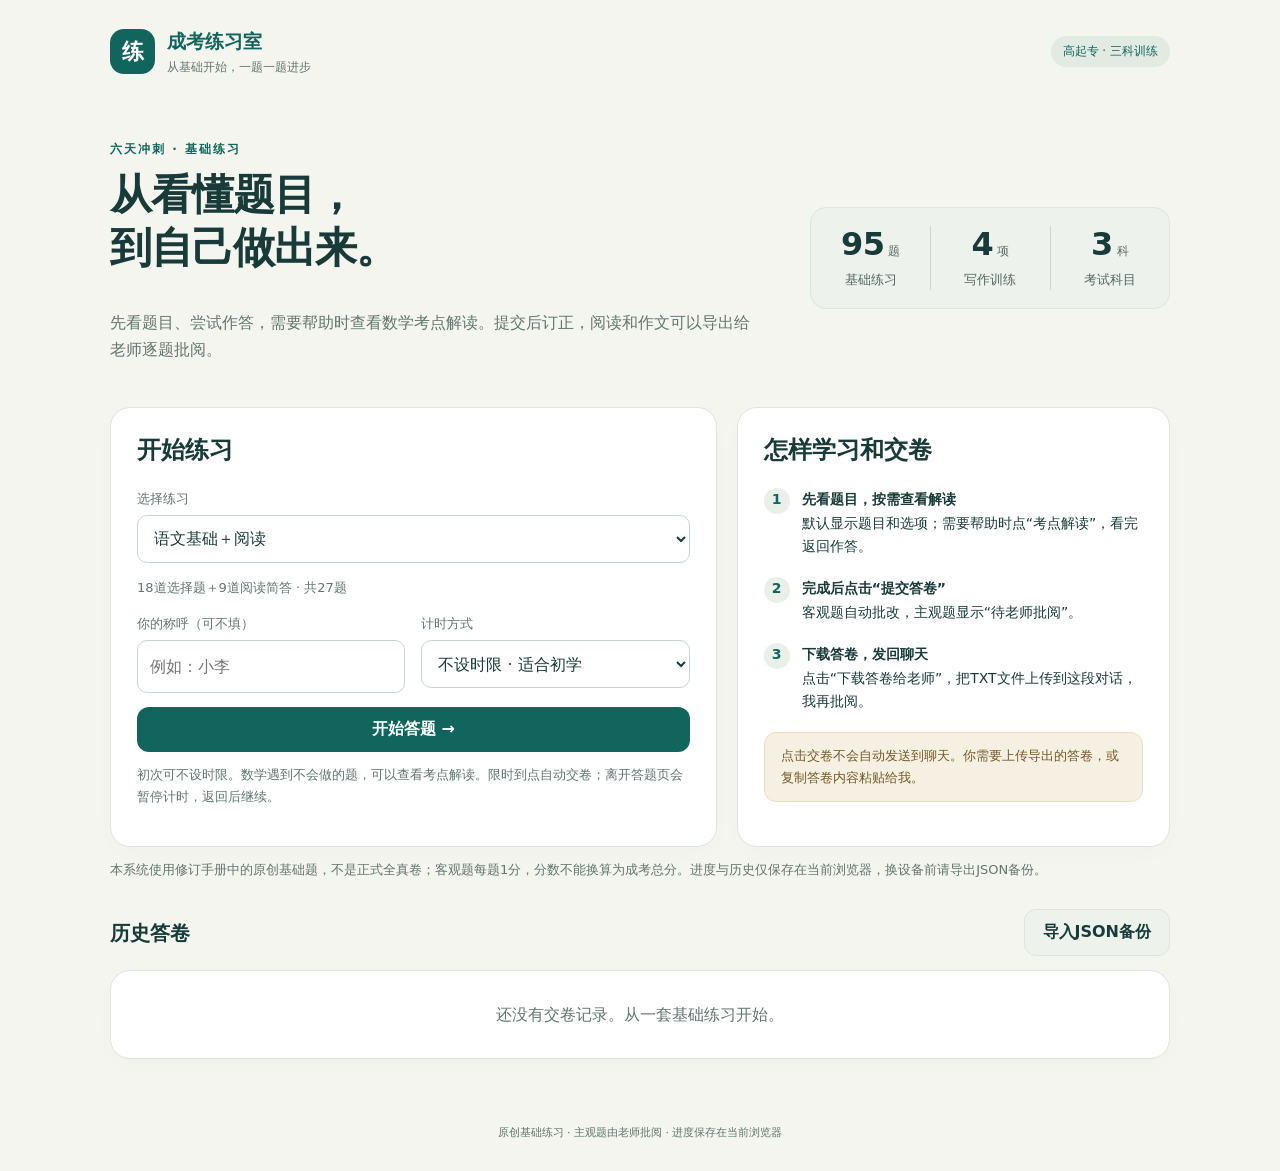
<file: exam/index.html>
<!doctype html>
<html lang="zh-CN"><head><meta charset="utf-8"><meta name="viewport" content="width=device-width, initial-scale=1, viewport-fit=cover"><meta name="theme-color" content="#11655d"><meta name="color-scheme" content="light"><title>成考练习室 · 答题与批阅</title><meta name="description" content="先看题目并作答，需要时查看数学考点解读；语文、英语基础练习，保存进度、交卷评分、导出答卷给老师批阅。"><link rel="stylesheet" href="style.css"><link rel="stylesheet" href="layout.css?v=20261012.7"></head>
<body><header class="top"><a href="#" id="brand" class="brand"><span class="logo" aria-hidden="true">练</span><span>成考练习室<small>从基础开始，一题一题进步</small></span></a><span class="tag">高起专 · 三科训练</span></header>
<main id="app"><div class="loading">正在准备题目…</div></main>
<footer>原创基础练习 · 主观题由老师批阅 · 进度保存在当前浏览器</footer>
<div id="toast" role="status" aria-live="polite"></div>
<dialog id="confirm"><form method="dialog"><h2 id="dialog-title"></h2><p id="dialog-message"></p><div class="actions"><button value="cancel" class="secondary">继续答题</button><button value="ok" class="primary" id="dialog-ok">确认交卷</button></div></form></dialog>
<input type="file" id="import" accept="application/json,.json" hidden>
<script type="module" src="app.mjs?v=20261012.7"></script></body></html>
</file>
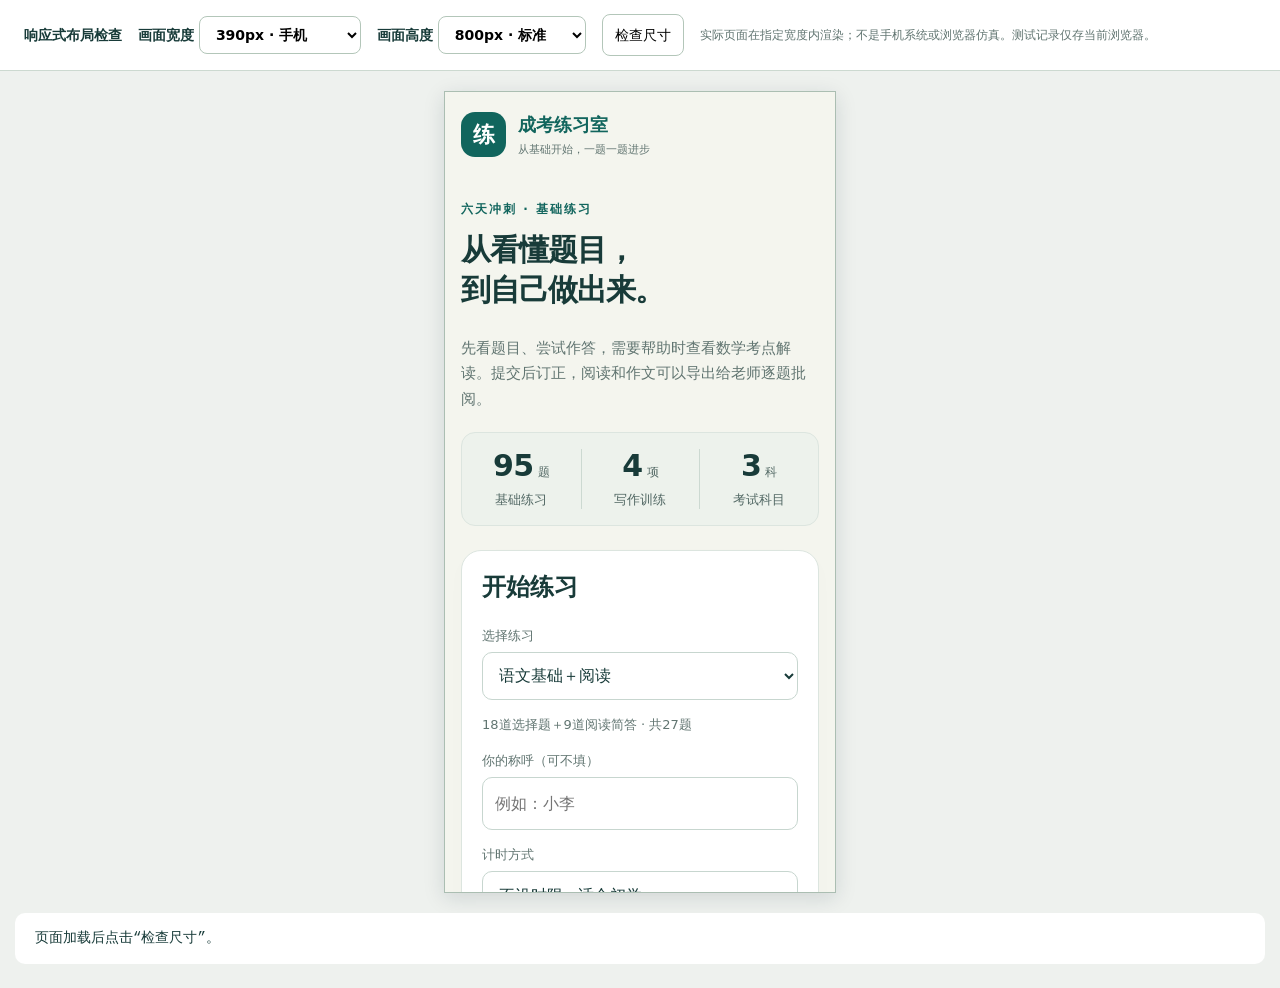
<file: tests/responsive.html>
<!doctype html><html lang="zh-CN"><meta charset="utf-8"><meta name="viewport" content="width=device-width, initial-scale=1"><title>成考练习室 · 响应式检查</title><style>*{box-sizing:border-box}body{margin:0;font:14px/1.6 system-ui;background:#eef1ee;color:#183b39}header{position:sticky;top:0;z-index:2;padding:14px 24px;background:white;border-bottom:1px solid #ccd9d0;display:flex;align-items:center;gap:16px;flex-wrap:wrap}select,button{font:inherit;padding:9px 12px;border:1px solid #b3c6b9;border-radius:8px;background:white}#stage{padding:20px;overflow:auto}iframe{display:block;background:white;height:800px;border:1px solid #abbeb2;margin:auto;box-shadow:0 5px 20px #1232}#report{max-width:1250px;margin:0 auto 24px;padding:14px 20px;background:#fff;border-radius:10px;white-space:pre-wrap}label{font-weight:600}small{color:#617571}</style><header><strong>响应式布局检查</strong><label>画面宽度 <select id="width"><option value="320">320px · 窄手机</option><option value="375">375px · 手机</option><option value="390" selected>390px · 手机</option><option value="430">430px · 大手机</option><option value="768">768px · 平板</option><option value="820">820px · 平板</option><option value="1024">1024px · 小电脑</option><option value="1280">1280px · 电脑</option></select></label><label>画面高度 <select id="height"><option value="480">480px · 横屏</option><option value="640">640px · 小屏</option><option value="800" selected>800px · 标准</option><option value="1024">1024px · 长屏</option></select></label><button id="check">检查尺寸</button><small>实际页面在指定宽度内渲染；不是手机系统或浏览器仿真。测试记录仅存当前浏览器。</small></header><div id="stage"><iframe id="screen" title="考试系统测试画面" src="../exam/?v=20261012.7" style="width:390px"></iframe></div><pre id="report">页面加载后点击“检查尺寸”。</pre><script>
const height=document.querySelector('#height');height.onchange=()=>{document.querySelector('#screen').style.height=height.value+'px'};const frame=document.querySelector('#screen'),width=document.querySelector('#width'),report=document.querySelector('#report');frame.style.boxSizing='content-box';width.onchange=()=>{frame.style.width=width.value+'px';report.textContent='已切换到'+width.value+'px，请查看画面并检查尺寸。'};document.querySelector('#check').onclick=()=>{try{const doc=frame.contentDocument,w=frame.contentWindow,visible=e=>e.getBoundingClientRect().height>0&&w.getComputedStyle(e).visibility!=='hidden'&&!e.closest('details:not([open])')||e.tagName==='SUMMARY'&&e.getBoundingClientRect().height>0,elements=[...doc.querySelectorAll('button,input,select,textarea,.option,summary')].filter(visible),small=elements.filter(e=>{const r=e.getBoundingClientRect();return e.tagName!=='INPUT'&&(r.width<43.5||r.height<43.5)}).map(e=>({label:(e.textContent||e.id).trim().slice(0,40),width:Math.round(e.getBoundingClientRect().width),height:Math.round(e.getBoundingClientRect().height)})),overflow=[...doc.querySelectorAll('body *')].filter(e=>{const r=e.getBoundingClientRect();return visible(e)&&r.right>doc.documentElement.clientWidth+1&&e.tagName!=='OPTION'}).map(e=>({element:e.tagName,label:(e.textContent||e.id).trim().slice(0,45),right:Math.round(e.getBoundingClientRect().right)}));const nav=doc.querySelector('.nav-actions'),inView=e=>{if(!e)return false;const r=e.getBoundingClientRect();return r.width>0&&r.height>0&&r.top>=-1&&r.bottom<=w.innerHeight+1;},navRect=nav?.getBoundingClientRect(),lastOption=doc.querySelector('.option:last-child'),heading=doc.querySelector('.exam-head');report.textContent=JSON.stringify({viewport:w.innerWidth,height:w.innerHeight,body:doc.documentElement.scrollWidth,horizontalOverflow:doc.documentElement.scrollWidth>doc.documentElement.clientWidth+1,smallTargets:small,lesson:doc.querySelector('#math-lesson')?{visible:!doc.querySelector('#math-lesson').hidden,title:doc.querySelector('.lesson-intro h3').textContent,terms:doc.querySelectorAll('.lesson-terms dt').length,answerVisible:!doc.querySelector('#question-answer').hidden}:null,answerGroups:[...doc.querySelectorAll(".answer-group")].map(g=>({type:g.querySelector("h3").textContent,status:g.querySelector(".group-status").textContent,questions:g.querySelectorAll("[data-index]").length})),overflowElements:overflow.slice(0,12),navigation:nav?{position:w.getComputedStyle(nav).position,top:Math.round(navRect.top),bottom:Math.round(navRect.bottom),buttonHeight:Math.round(doc.querySelector("#next").getBoundingClientRect().height),buttonBottomGap:Math.round(w.innerHeight-doc.querySelector("#next").getBoundingClientRect().bottom),nextVisible:inView(doc.querySelector('#next')),previousVisible:inView(doc.querySelector('#prev')),cardVisible:inView(doc.querySelector('#nav-card')),submitVisible:inView(doc.querySelector('#submit')),lastOptionAboveNavigation:lastOption&&visible(lastOption)?lastOption.getBoundingClientRect().bottom<=navRect.top:null,questionTop:Math.round(doc.querySelector('.question').getBoundingClientRect().top),headerBottom:Math.round(heading.getBoundingClientRect().bottom)}:null},null,2);}catch(e){report.textContent=e.message;}};
</script></html>
</file>
<file: exam/style.css>
:root{--ink:#183b39;--muted:#617571;--accent:#11655d;--line:#dce5df;--paper:#fff;--bg:#f4f5ee;--gold:#ba8136}*{box-sizing:border-box}body{margin:0;font-family:system-ui,-apple-system,"Microsoft YaHei","PingFang SC",sans-serif;background:var(--bg);color:var(--ink);line-height:1.7}button,input,select,textarea{font:inherit}button,a,input,select,textarea{touch-action:manipulation}button{cursor:pointer;border:0;border-radius:12px;padding:11px 18px;line-height:1.4;font-weight:650;transition:background .15s,transform .15s}button:hover{filter:brightness(.95)}button:active{transform:translateY(1px)}button:disabled{opacity:.45;cursor:default}a{color:var(--accent)}:focus-visible{outline:3px solid #bf8b36;outline-offset:4px}h1,h2,h3,p{margin-top:0}h1{font-size:clamp(28px,4vw,42px);letter-spacing:-1px;line-height:1.25}h2{font-size:24px;line-height:1.4}h3{font-size:18px}p{margin-bottom:14px}.top{max-width:1180px;margin:auto;padding:25px 30px;display:flex;justify-content:space-between;align-items:center;gap:16px}.brand{display:flex;gap:12px;text-decoration:none;font-size:19px;font-weight:750;align-items:center}.brand small{display:block;font-size:12px;font-weight:400;color:var(--muted)}.logo{background:var(--accent);color:white;width:45px;height:45px;border-radius:14px;display:grid;place-items:center;font-size:22px}.tag,.pill{display:inline-block;border-radius:100px;padding:5px 12px;font-size:12px;background:#e1ebe3;color:var(--accent)}main{max-width:1120px;margin:auto;padding:18px 30px 50px}.hero{display:flex;justify-content:space-between;gap:30px;align-items:center;margin:18px 0 30px}.eyebrow{font-size:12px;letter-spacing:2px;color:var(--accent);font-weight:750;margin-bottom:10px}.hero p{color:var(--muted);max-width:650px}.stats{display:flex;gap:25px;flex-shrink:0}.stats b{display:block;font-size:32px;line-height:1.3}.stats small{color:var(--muted)}.card{background:var(--paper);border:1px solid var(--line);border-radius:20px;padding:26px;box-shadow:0 7px 22px #21432d04}.setup{display:grid;grid-template-columns:1.4fr 1fr;gap:20px}.form-grid{display:grid;grid-template-columns:1fr 1fr;gap:16px}label.field{display:block;font-size:13px;color:var(--muted);margin-bottom:14px}input[type=text],select{width:100%;padding:12px;border:1px solid #c7d6cf;border-radius:10px;background:#fff;color:var(--ink);margin-top:5px}textarea{width:100%;min-height:240px;padding:16px;border:1px solid #b9ccc3;border-radius:12px;resize:vertical;line-height:1.9;color:var(--ink);background:#fdfefc}textarea:disabled{background:#f3f5f1}.primary{background:var(--accent);color:white}.secondary{background:#edf2ed;color:var(--ink);border:1px solid var(--line)}.ghost{background:transparent;color:var(--muted);padding:8px}.actions{display:flex;gap:10px;flex-wrap:wrap;align-items:center}.wide{width:100%}.muted,.help{color:var(--muted);font-size:13px}.help{margin:12px 0 0}.notice{background:#f6f0e2;border:1px solid #ecdfbf;border-radius:12px;padding:12px 16px;font-size:13px;color:#735827;margin:18px 0}.steps{list-style:none;padding:0;margin:0;counter-reset:step}.steps li{display:flex;gap:12px;margin-bottom:18px;font-size:14px}.steps li:before{counter-increment:step;content:counter(step);background:#e9f0e9;color:var(--accent);height:26px;width:26px;flex-shrink:0;border-radius:50%;text-align:center;font-weight:700}.steps strong{display:block}.section-head{display:flex;justify-content:space-between;gap:12px;align-items:center;margin:28px 0 14px}.section-head h2{font-size:20px;margin:0}.history{display:grid;gap:10px}.history-row{padding:16px 20px;display:flex;justify-content:space-between;align-items:center;gap:15px}.history-row p{margin:0}.history-row small{color:var(--muted)}.empty{text-align:center;padding:30px;color:var(--muted)}.exam-head{display:flex;justify-content:space-between;align-items:center;gap:20px;margin-bottom:18px}.exam-head h1{font-size:26px;margin-bottom:3px}.time{font-size:25px;font-variant-numeric:tabular-nums;font-weight:750}.exam-layout{display:grid;grid-template-columns:minmax(0,1fr) 255px;gap:22px;align-items:start}.question{padding:30px}.q-top{display:flex;justify-content:space-between;gap:10px;align-items:center;margin-bottom:16px}.q-code{font-size:12px;letter-spacing:1px;font-weight:750;color:var(--accent)}.question h2{font-size:21px;white-space:pre-wrap;line-height:1.65}.passage{padding:18px 20px;background:#f4f7f1;border-left:3px solid #8aab92;margin-bottom:24px;border-radius:0 12px 12px 0;white-space:pre-wrap;font-size:16px;line-height:1.95;overflow-wrap:anywhere}.options{display:grid;gap:12px}.option{display:flex;align-items:center;gap:12px;padding:15px;border:1px solid var(--line);border-radius:12px;cursor:pointer}.option:has(input:checked){border-color:var(--accent);background:#eaf3ec}.option input{accent-color:var(--accent);width:18px;height:18px;flex-shrink:0}.option b{font-weight:600}.word-counter{text-align:right;font-size:12px;color:var(--muted)}.nav-actions{margin-top:24px;display:flex;justify-content:space-between;gap:10px}.aside{position:sticky;top:15px;padding:20px}.progress{height:6px;background:#e5eae0;border-radius:5px;overflow:hidden;margin:14px 0}.progress span{display:block;height:100%;background:var(--accent)}.grid{display:grid;grid-template-columns:repeat(5,1fr);gap:7px;margin:18px 0;max-height:370px;overflow:auto;padding:4px}.grid button{padding:9px 0;font-size:11px;border-radius:8px;background:#f2f4ee;border:1px solid var(--line)}.grid button.done{background:#dcece1;color:#21573e}.grid button.flagged{border-color:var(--gold);box-shadow:inset 0 -3px var(--gold)}.grid button.current{outline:2px solid var(--accent);outline-offset:1px}.legend{font-size:11px;color:var(--muted);margin:12px 0}.legend span{display:inline-block;width:9px;height:9px;border-radius:2px;background:#dcece1;margin-right:5px}.legend .gold{background:var(--gold);margin-left:12px}.save-line{font-size:11px;color:var(--muted);margin-top:14px}.results-hero{text-align:center;padding:30px;margin-bottom:20px}.score{font-size:60px;font-weight:750;line-height:1.3;color:var(--accent)}.score small{font-size:22px;color:var(--muted)}.result-stats{display:flex;justify-content:center;gap:30px;margin:18px 0}.result-stats b{display:block;font-size:24px}.export-card{background:#e7eee5;box-shadow:none;margin-bottom:25px}.review-list{display:grid;gap:12px}.review-item{padding:0;overflow:hidden}.review-item summary{padding:18px 22px;cursor:pointer;font-weight:650}.review-body{padding:0 22px 20px;font-size:15px}.review-body .passage{font-size:14px}.answer-box{white-space:pre-wrap;overflow-wrap:anywhere;background:#f5f7f2;padding:13px;border-radius:10px;margin:10px 0}.status{float:right;font-size:12px;padding:2px 9px;border-radius:12px;font-weight:600}.status.ok{background:#e5f0e5;color:#276642}.status.bad{background:#fae9e1;color:#924b35}.status.pending{background:#f5efd9;color:#856729}.inline-options{padding:0;list-style:none}.inline-options li{margin:5px 0}.loading{padding:50px;text-align:center;color:var(--muted)}footer{text-align:center;color:var(--muted);font-size:11px;padding:15px 20px 28px}#toast{position:fixed;bottom:25px;left:50%;transform:translateX(-50%);background:var(--ink);color:white;padding:12px 20px;border-radius:12px;z-index:20;display:none;max-width:90vw;font-size:14px}dialog{border:1px solid var(--line);border-radius:20px;padding:28px;max-width:450px;width:90%;color:var(--ink)}dialog::backdrop{background:#122e2866}dialog p{color:var(--muted)}.error{background:#fbeee8;padding:20px;border-radius:12px;color:#884d31}.sr-only{position:absolute;width:1px;height:1px;overflow:hidden;clip:rect(0,0,0,0)}@media(max-width:850px){.hero{display:block}.stats{margin:20px 0}.setup{grid-template-columns:1fr}.exam-layout{grid-template-columns:1fr}.aside{position:static}.grid{grid-template-columns:repeat(8,1fr);max-height:160px}.exam-head h1{font-size:21px}.tag{display:none}}@media(max-width:520px){.top{padding:18px 16px}main{padding:10px 16px 30px}.card,.question{padding:20px}.form-grid{grid-template-columns:1fr;gap:0}.hero{margin-top:15px}h1{font-size:30px}.question h2{font-size:19px}.passage{padding:14px;font-size:15px}.result-stats{gap:18px;font-size:13px}.history-row{align-items:start}.history-row button{padding:9px 12px}.score{font-size:50px}.exam-head{gap:10px}.time{font-size:22px}.grid{grid-template-columns:repeat(6,1fr)}.q-top{align-items:flex-start}.option{padding:13px}textarea{font-size:16px}.actions .primary{flex-grow:1}}
</file>
<file: exam/layout.css>
/* Responsive refinements, 2026-10-11. */
html{-webkit-text-size-adjust:100%;text-size-adjust:100%}body{min-width:280px}button,input,select,textarea{font-size:16px}button,summary{min-height:44px}button{min-width:44px}button:disabled{transform:none}.top{max-width:1120px}.brand{min-width:0}.brand>span:last-child{min-width:0}.logo{flex-shrink:0}h1,h2,h3,p,strong{overflow-wrap:anywhere}.hero>div,.setup>.card,.form-grid>*{min-width:0}.setup{grid-template-columns:minmax(0,1.4fr) minmax(0,1fr)}.form-grid{grid-template-columns:repeat(2,minmax(0,1fr))}.field{min-width:0}input[type=text],select{min-width:0;min-height:48px;font-size:16px}.section-head{flex-wrap:wrap;align-items:center}.history-row>div{min-width:0;flex:1}.history-row button{flex-shrink:0}.actions>*{max-width:100%}.exam-head>div:first-child{min-width:0}.exam-head>div:last-child{flex-shrink:0}.exam-layout{grid-template-columns:minmax(0,1fr) 300px}.question,.aside{min-width:0}.q-top{flex-wrap:wrap;align-items:center;gap:10px}.q-code{flex:1 1 150px;line-height:1.6}.q-top button{flex-shrink:0}.option{min-height:56px;align-items:flex-start;gap:10px}.option input{width:20px;height:20px;margin:3px 0 0;flex-shrink:0}.option b{min-width:20px;flex-shrink:0}.option span{min-width:0;overflow-wrap:anywhere;line-height:1.65}.question h2{font-weight:650}.passage{line-height:1.95}.grid{grid-template-columns:repeat(auto-fill,minmax(44px,1fr));gap:8px;padding:4px;max-height:300px}.grid button{min-width:44px;min-height:44px;padding:8px 0;font-size:12px;font-variant-numeric:tabular-nums}.answer-panel>summary{cursor:pointer;font-size:14px;font-weight:650;line-height:1.5;padding:10px 2px;color:var(--accent)}.answer-panel>summary::marker{color:var(--accent)}.answer-panel .grid{margin:10px 0 16px}.aside .actions{gap:8px;display:grid;grid-template-columns:repeat(2,minmax(0,1fr))}.aside .actions button{padding:10px 4px;font-size:13px}.save-line{line-height:1.65;margin-top:12px}.nav-actions{gap:12px}.nav-actions button{flex:1;max-width:220px}.question textarea{min-height:280px;height:clamp(280px,38vh,420px);font-size:16px;line-height:1.9}.word-counter{line-height:1.7;margin-top:8px}.result-stats{display:grid;grid-template-columns:repeat(auto-fit,minmax(100px,1fr));gap:18px;max-width:650px;margin:20px auto}.result-stats>div{min-width:0;font-size:14px}.result-stats b{line-height:1.5}.score{font-variant-numeric:tabular-nums}.export-card .actions{align-items:stretch}.export-card button{min-height:48px}.review-item summary{line-height:1.7;min-height:54px}.status{margin-left:8px;line-height:1.7}.answer-box{line-height:1.85}.inline-options{overflow-wrap:anywhere}dialog{max-height:calc(100dvh - 32px);overflow:auto}dialog .actions{justify-content:flex-end}dialog h2{font-size:22px}#toast{bottom:max(20px,env(safe-area-inset-bottom));line-height:1.6;max-width:calc(100vw - 32px);overflow-wrap:anywhere}footer{padding-bottom:max(28px,env(safe-area-inset-bottom))}
@media(max-width:980px){.hero{display:block}.stats{margin:20px 0}.setup{grid-template-columns:1fr}.exam-layout{grid-template-columns:minmax(0,1fr)}.aside{position:static;order:-1;padding:16px 20px}.aside .help{margin-top:10px}.aside .progress{margin:8px 0}.answer-panel:not([open])~.save-line{margin-top:4px}.grid{max-height:260px}.question{padding:26px}.results-hero{padding:26px}.exam-head h1{font-size:23px}.tag{display:none}}
@media(max-width:600px){.top{padding:18px 16px}.hero{margin-top:12px;margin-bottom:24px}.hero h1{font-size:30px;line-height:1.35}.hero p{font-size:15px}.stats{gap:30px}.stats b{font-size:30px}.card,.question{padding:20px}.form-grid{grid-template-columns:minmax(0,1fr);gap:0}.section-head{gap:12px}.section-head>label{width:100%}.section-head select{width:100%}.exam-head{align-items:flex-start;gap:12px}.exam-head h1{font-size:21px}.exam-head .eyebrow{font-size:11px;letter-spacing:1px}.time{font-size:24px;line-height:1.5}.exam-head>div:last-child{min-width:96px}.exam-head .ghost{padding:8px 4px;font-size:13px}.q-code{font-size:12px;flex-basis:110px}.q-top button{padding:9px 12px;font-size:13px}.question h2{font-size:19px;line-height:1.7}.passage{padding:14px;font-size:16px}.option{padding:13px;gap:8px}.aside{padding:14px 16px}.aside .grid{max-height:240px}.question textarea{min-height:300px;height:340px}.result-stats{grid-template-columns:repeat(2,minmax(0,1fr));gap:16px 12px}.result-stats>div{font-size:13px}.results-hero{padding:22px 18px}.score{font-size:52px}.export-card .actions{display:grid;grid-template-columns:minmax(0,1fr)}.export-card .actions button{width:100%;padding:13px 10px}.history-row{flex-wrap:wrap;align-items:center}.history-row p{font-size:15px}.history-row small{font-size:12px}.review-item summary{padding:16px}.review-body{padding:0 16px 18px}.nav-actions button{padding:12px 10px;font-size:15px}.notice{font-size:13px}.brand{font-size:18px}.brand small{font-size:11px}.answer-panel summary{padding:10px 2px}.help{line-height:1.85}dialog .actions{display:grid;grid-template-columns:1fr 1fr}.actions .primary{flex-grow:0}}
@media(max-width:360px){.exam-head{flex-wrap:wrap}.exam-head>div:last-child{display:flex;align-items:center;justify-content:space-between;gap:12px;width:100%;text-align:left!important}.exam-head>div:last-child .muted{font-size:12px}.exam-head>div:last-child .time{font-size:21px}.q-top{align-items:flex-start}.q-top button{font-size:12px;padding:8px 10px}.question,.card{padding:18px}.aside{padding:14px}.brand small{font-size:10px}.stats{justify-content:space-between;gap:12px}.result-stats b{font-size:23px}.score small{font-size:19px}}
@media(prefers-reduced-motion:reduce){*,*::before,*::after{scroll-behavior:auto!important;transition:none!important;animation:none!important}}

/* Keep the home summary on one stable, shared alignment grid. */
.hero>.stats{
  display:grid;
  grid-template-columns:repeat(3,minmax(0,1fr));
  gap:0;
  flex:0 0 360px;
  min-width:0;
  margin:0;
  padding:18px 0;
  background:#edf2ec;
  border:1px solid var(--line);
  border-radius:16px;
}
.stats>div{
  display:flex;
  flex-direction:column;
  align-items:center;
  justify-content:center;
  min-width:0;
  padding:0 12px;
  gap:7px;
  text-align:center;
}
.stats>div+div{border-left:1px solid #ccd9d1}
.stats dt{
  order:1;
  margin:0;
  color:#526864;
  font-size:13px;
  font-weight:500;
  line-height:1.5;
  white-space:nowrap;
}
.stats dd{
  display:flex;
  align-items:baseline;
  justify-content:center;
  gap:4px;
  margin:0;
  line-height:1.15;
}
.stat-value{
  font-size:32px;
  font-weight:750;
  font-variant-numeric:tabular-nums lining-nums;
  letter-spacing:-.5px;
}
.stat-unit{color:#526864;font-size:12px;font-weight:500;line-height:1.5}
@media(max-width:980px){
  .hero>.stats{width:100%;margin:24px 0 0;flex-basis:auto}
}
@media(max-width:600px){
  .hero>.stats{margin-top:20px;padding:16px 0;border-radius:14px}
  .stats>div{padding:0 6px;gap:6px}
  .stat-value{font-size:30px}
}
@media(max-width:360px){
  .stat-value{font-size:28px}
  .stats dt{font-size:12px}
  .stat-unit{font-size:11px}
}

/* Match the question-card navigation and give the answer card clear sections. */
.mobile-card-toggle{display:none}
.exam-progress{display:flex;align-items:center;gap:8px}
.answer-summary-content{display:inline-flex;width:calc(100% - 20px);align-items:center;justify-content:space-between;gap:10px;vertical-align:middle}
.answer-summary-content .muted{white-space:nowrap;font-weight:400}
.aside[hidden]{display:none}
.answer-groups{max-height:480px;max-height:min(56vh,480px);overflow-y:auto;overscroll-behavior:contain;padding:4px}
.answer-subject+.answer-subject{margin-top:24px}
.answer-subject-head{display:flex;align-items:center;justify-content:space-between;gap:8px;margin:4px 0 14px}
.answer-subject-head h2{font-size:17px;line-height:1.5;margin:0;color:var(--accent)}
.answer-group+.answer-group{margin-top:16px;padding-top:14px;border-top:1px solid var(--line)}
.answer-group-head{display:flex;align-items:baseline;justify-content:space-between;gap:6px 12px;flex-wrap:wrap}
.answer-group-head h3{font-size:13px;font-weight:650;line-height:1.6;margin:0}
.group-status{color:var(--muted);font-size:11px;line-height:1.6;white-space:nowrap}
.answer-groups .grid{max-height:none;overflow:visible;margin:8px 0 0;padding:3px}
@media(max-width:980px){
  body[data-view=exam]{--exam-navigation-gap:max(48px,env(safe-area-inset-bottom));--exam-navigation-bottom:calc(var(--exam-navigation-gap) + var(--exam-keyboard-inset,0px))}
  body[data-view=exam] .top,body[data-view=exam] footer{display:none}
  body[data-view=exam] main{padding-top:8px;padding-bottom:calc(32px + env(safe-area-inset-bottom))}
  .exam-head{
    position:sticky;top:0;z-index:10;display:flex;flex-wrap:nowrap;align-items:center;
    gap:10px;min-height:64px;margin:0 0 10px;padding:8px 0;
    background:var(--bg);border-bottom:1px solid var(--line);
  }
  .exam-head .eyebrow{display:none}
  .exam-head h1{font-size:18px;line-height:1.4;letter-spacing:0;margin-bottom:2px}
  .exam-head>div:first-child .muted{font-size:12px;white-space:nowrap}
  .exam-progress{gap:6px}
  .exam-progress .mobile-card-toggle{display:block;min-height:44px;min-width:44px;padding:4px;color:var(--accent);font-size:12px;white-space:nowrap}
  body[data-view=exam] .exam-head>.exam-clock{
    display:grid;grid-template-columns:auto auto;align-items:center;gap:2px 8px;
    min-width:0;width:auto;flex-shrink:0;
  }
  .exam-head .exam-clock>.muted{font-size:10px;line-height:1.4;white-space:nowrap;text-align:right}
  .exam-head .exam-clock .time{font-size:20px;line-height:1.25;text-align:right}
  .exam-clock #home{grid-column:2;grid-row:1 / 3;min-width:72px;min-height:44px;padding:8px 6px;font-size:12px;white-space:nowrap}
  .exam-layout{gap:10px}
  .aside{order:-1;padding:0 12px 14px;border-radius:16px;box-shadow:none;scroll-margin-top:var(--exam-header-offset,80px)}
  .answer-panel>summary{min-height:44px;padding:10px 0;font-size:14px;line-height:1.6}
  .answer-groups{max-height:420px;max-height:min(52vh,420px)}
  .aside .help{margin:10px 0 0}
  .aside .save-line{margin-top:12px}
  .question{padding:16px;scroll-margin-top:var(--exam-header-offset,80px)}
  .q-top{align-items:center;gap:8px;margin-bottom:12px}
  .q-code{font-size:12px;letter-spacing:0;flex-basis:100px}
  .q-top button{min-height:44px;padding:8px 10px;font-size:12px}
  .question h2{font-size:19px;line-height:1.6;margin-bottom:16px}
  .options{gap:12px}
  .option{min-height:52px;padding:12px;gap:8px;scroll-margin-bottom:calc(100px + var(--exam-navigation-bottom))}
  .option span{font-size:16px;line-height:1.5}
  .question #clear{font-size:13px;margin-top:4px}
  .question textarea{height:clamp(220px,40dvh,340px);min-height:220px;scroll-margin-bottom:calc(100px + var(--exam-navigation-bottom))}
  .nav-actions{
    position:sticky;bottom:var(--exam-navigation-bottom);z-index:5;
    display:flex;justify-content:space-between;gap:12px;
    margin:24px 0 0;padding:10px 0 0;background:var(--paper);
  }
  .nav-actions button{flex:1;width:auto;max-width:220px;min-width:44px;min-height:48px;padding:11px 8px;font-size:15px;line-height:1.4;white-space:nowrap}
  .nav-actions .nav-arrow{display:inline}
  body[data-view=exam] #toast{bottom:calc(100px + var(--exam-navigation-bottom))}
}
@media(max-width:980px) and (max-height:560px){
  body[data-view=exam]{--exam-navigation-gap:max(32px,env(safe-area-inset-bottom))}
}

/* Show the question first; math explanations are optional help. */
.question [hidden]{display:none!important}
.answer-tools{display:flex;align-items:center;justify-content:space-between;gap:12px;margin-top:8px}
.lesson-open{display:inline-flex;align-items:center;justify-content:center;gap:8px;min-height:44px;padding:8px 12px;font-size:14px;white-space:nowrap}
.help-dot{display:inline-grid;place-items:center;width:18px;height:18px;border:1px solid currentColor;border-radius:50%;font-size:12px;line-height:1;flex-shrink:0}
.lesson-tools{display:flex;align-items:center;justify-content:space-between;gap:12px;margin:0 0 16px}
.lesson-tools button{flex-shrink:0;min-height:44px;padding:8px 12px;font-size:14px}
.lesson-tools .muted{font-size:12px;text-align:right}
.spelling-analysis{margin-top:20px}
.spelling-analysis h3{font-size:16px;line-height:1.7;margin:0 0 12px}
.spelling-list{list-style:none;margin:0;padding:0;display:grid;gap:12px}
.spelling-item{padding:14px;border:1px solid var(--line);border-radius:12px;background:#fafbf7}
.spelling-head{display:flex;align-items:center;justify-content:space-between;gap:12px;font-size:14px;margin-bottom:12px}
.spelling-outcome{padding:3px 8px;border-radius:8px;font-size:12px;font-weight:600;white-space:nowrap}
.spelling-outcome.has-error{background:#fae9e1;color:#924b35}
.spelling-outcome.is-correct{background:#e5f0e5;color:#276642}
.spelling-comparison{display:grid;grid-template-columns:minmax(0,1fr) auto minmax(0,1fr);align-items:center;gap:8px}
.spelling-comparison.single-word{grid-template-columns:minmax(0,1fr)}
.spelling-word{min-width:0}
.spelling-word small{display:block;font-size:11px;color:var(--muted);margin-bottom:4px}
.spelling-word>div{font-size:22px;line-height:1.6;overflow-wrap:anywhere}
.spelling-wrong,.spelling-right{padding:0 2px;border-radius:4px;font-weight:750;text-decoration:underline;text-underline-offset:4px}
.spelling-wrong{color:#924b35;background:#fae9e1}
.spelling-right{color:#276642;background:#e5f0e5}
.spelling-arrow{font-size:18px;color:var(--muted)}
.spelling-item p{margin:12px 0 0;font-size:14px;line-height:1.85;overflow-wrap:anywhere}
.lesson-intro{padding:18px;background:#edf4ed;border:1px solid #d4e3d6;border-radius:14px;margin:0 0 24px}
.lesson-label{display:block;color:var(--accent);font-size:12px;font-weight:650;margin-bottom:6px}
.lesson-intro h3{font-size:19px;line-height:1.6;margin:0 0 10px}
.lesson-intro p{font-size:15px;line-height:1.85;margin:0}
.lesson-block{margin:0 0 24px}
#math-lesson h4{font-size:16px;line-height:1.6;font-weight:700;margin:0 0 12px}
.lesson-block p,.lesson-example p,.lesson-example li,.lesson-memory li,.lesson-pitfall{font-size:16px;line-height:1.85;overflow-wrap:anywhere}
.lesson-block p:last-child{margin-bottom:0}
.lesson-terms{margin:0;border-top:1px solid var(--line)}
.lesson-terms>div{display:grid;grid-template-columns:minmax(90px,1fr) minmax(0,2.8fr);gap:16px;padding:13px 0;border-bottom:1px solid var(--line)}
.lesson-terms dt{font-size:15px;line-height:1.8;font-weight:650;color:var(--accent);overflow-wrap:anywhere}
.lesson-terms dd{margin:0;font-size:15px;line-height:1.8;overflow-wrap:anywhere}
.lesson-example{padding:18px;border:1px solid #e5ddc8;border-radius:14px;background:#faf7ef;margin:0 0 24px}
.lesson-example .example-prompt{font-weight:600;margin:0 0 12px}
.lesson-example ol{padding-left:24px;margin:0 0 14px}
.lesson-example li{padding-left:2px;margin-bottom:10px}
.lesson-example li:last-child{margin-bottom:0}
.lesson-example .example-conclusion{margin:0;padding-top:12px;border-top:1px solid #e5ddc8;font-size:15px;color:#735827}
.lesson-memory{margin:0 0 20px;padding-left:14px;border-left:3px solid #8aab92}
.lesson-memory ul{margin:0;padding-left:20px}
.lesson-memory li+li{margin-top:8px}
.lesson-pitfall{margin:0 0 20px;color:#735827}
.lesson-finish{font-size:13px;line-height:1.85;color:var(--muted);margin:0}
.lesson-diagram{margin:16px 0 0;padding:12px;border:1px solid var(--line);border-radius:12px;background:#f7faf5}
.lesson-diagram svg{display:block;width:100%;max-width:330px;height:auto;margin:0 auto}
.lesson-diagram text{fill:var(--ink);font-family:inherit;font-size:15px}
.lesson-diagram figcaption{text-align:center;font-size:12px;line-height:1.7;color:var(--muted);margin-top:6px}
@media(max-width:600px){
 .lesson-intro{padding:14px;margin-bottom:20px}
 .lesson-intro h3{font-size:18px}
 .lesson-terms>div{grid-template-columns:minmax(76px,1fr) minmax(0,2.4fr);gap:12px}
 .lesson-terms dt,.lesson-terms dd{font-size:15px}
 .lesson-example{padding:14px;margin-bottom:20px}
 .lesson-memory{padding-left:12px}
 .lesson-diagram{padding:8px}
 .question[data-math-stage=answer] .q-top{margin-bottom:8px}
 .question[data-math-stage=answer] h2{margin-bottom:12px}
 .question[data-math-stage=answer] .options{gap:10px}
 .question[data-math-stage=answer] .option{min-height:48px;padding:10px 12px}
 .question[data-math-stage=answer] .option b{line-height:1.5}
}
</file>
